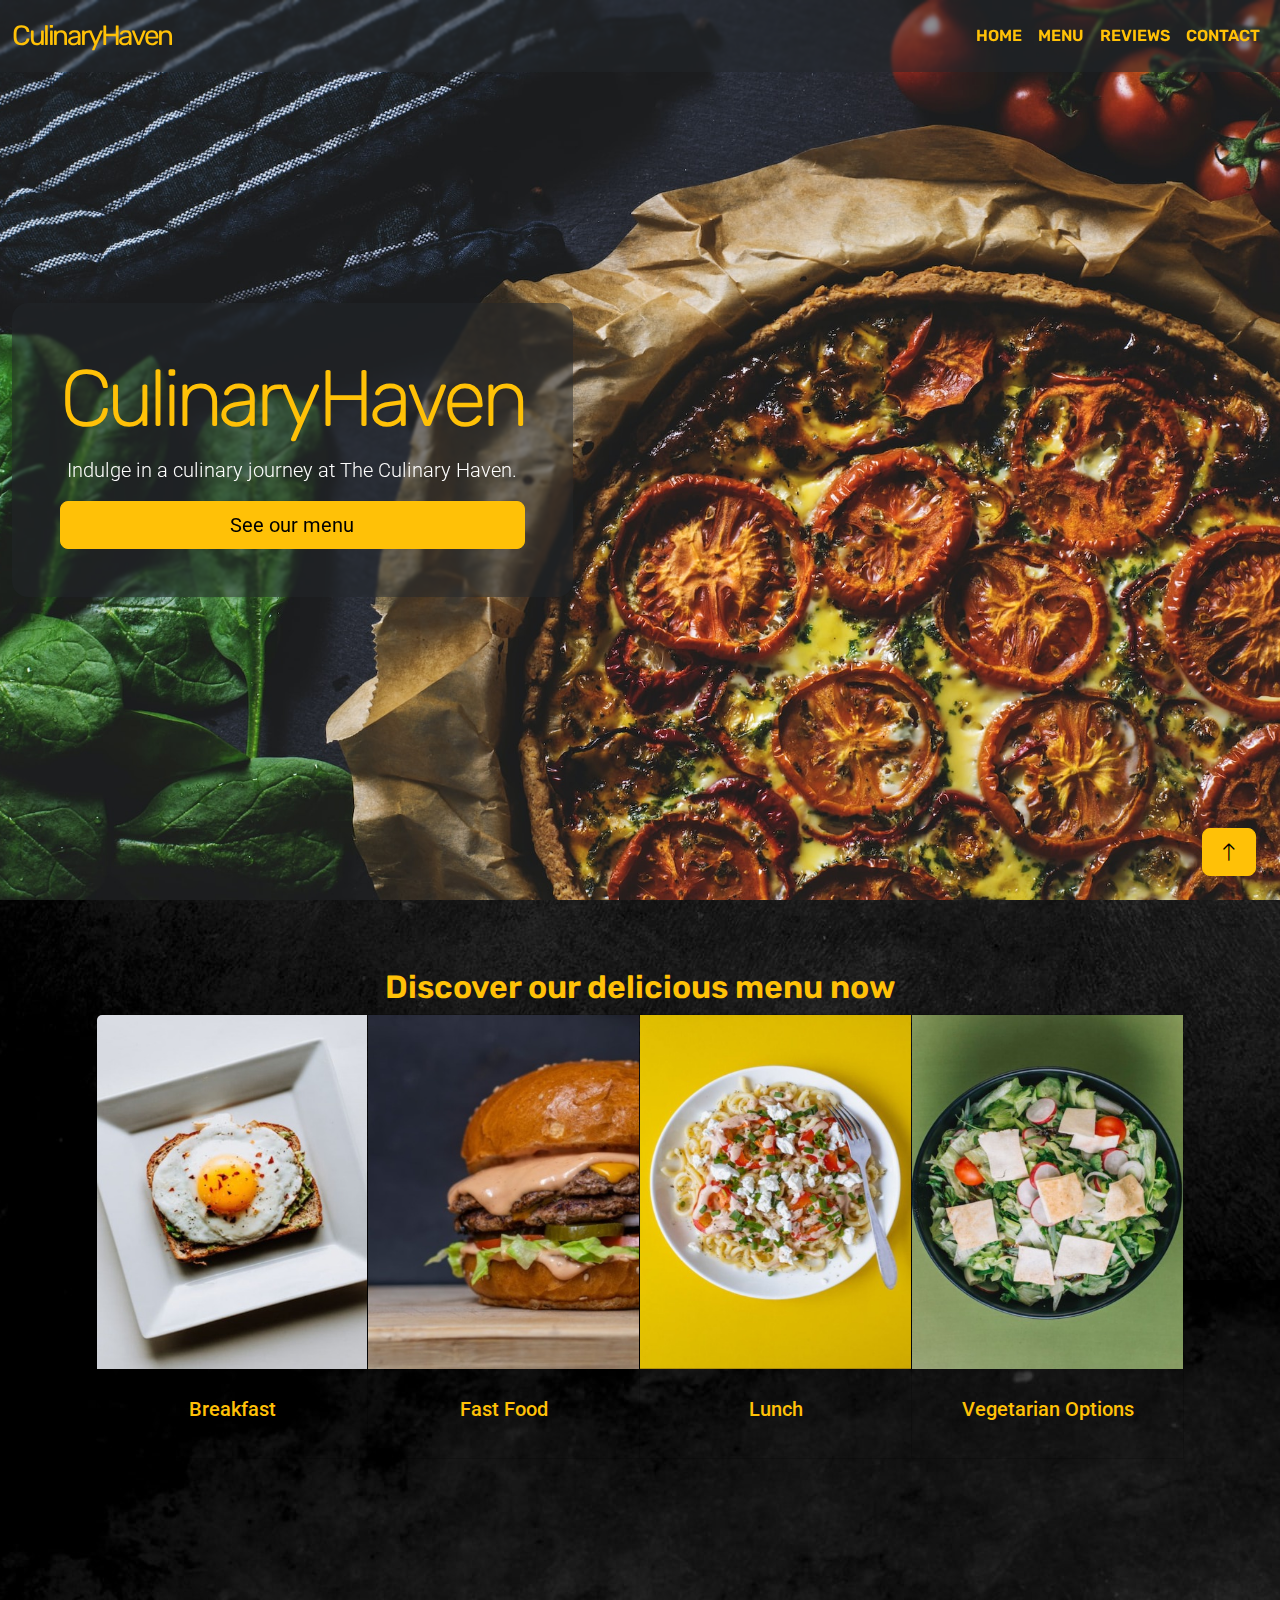
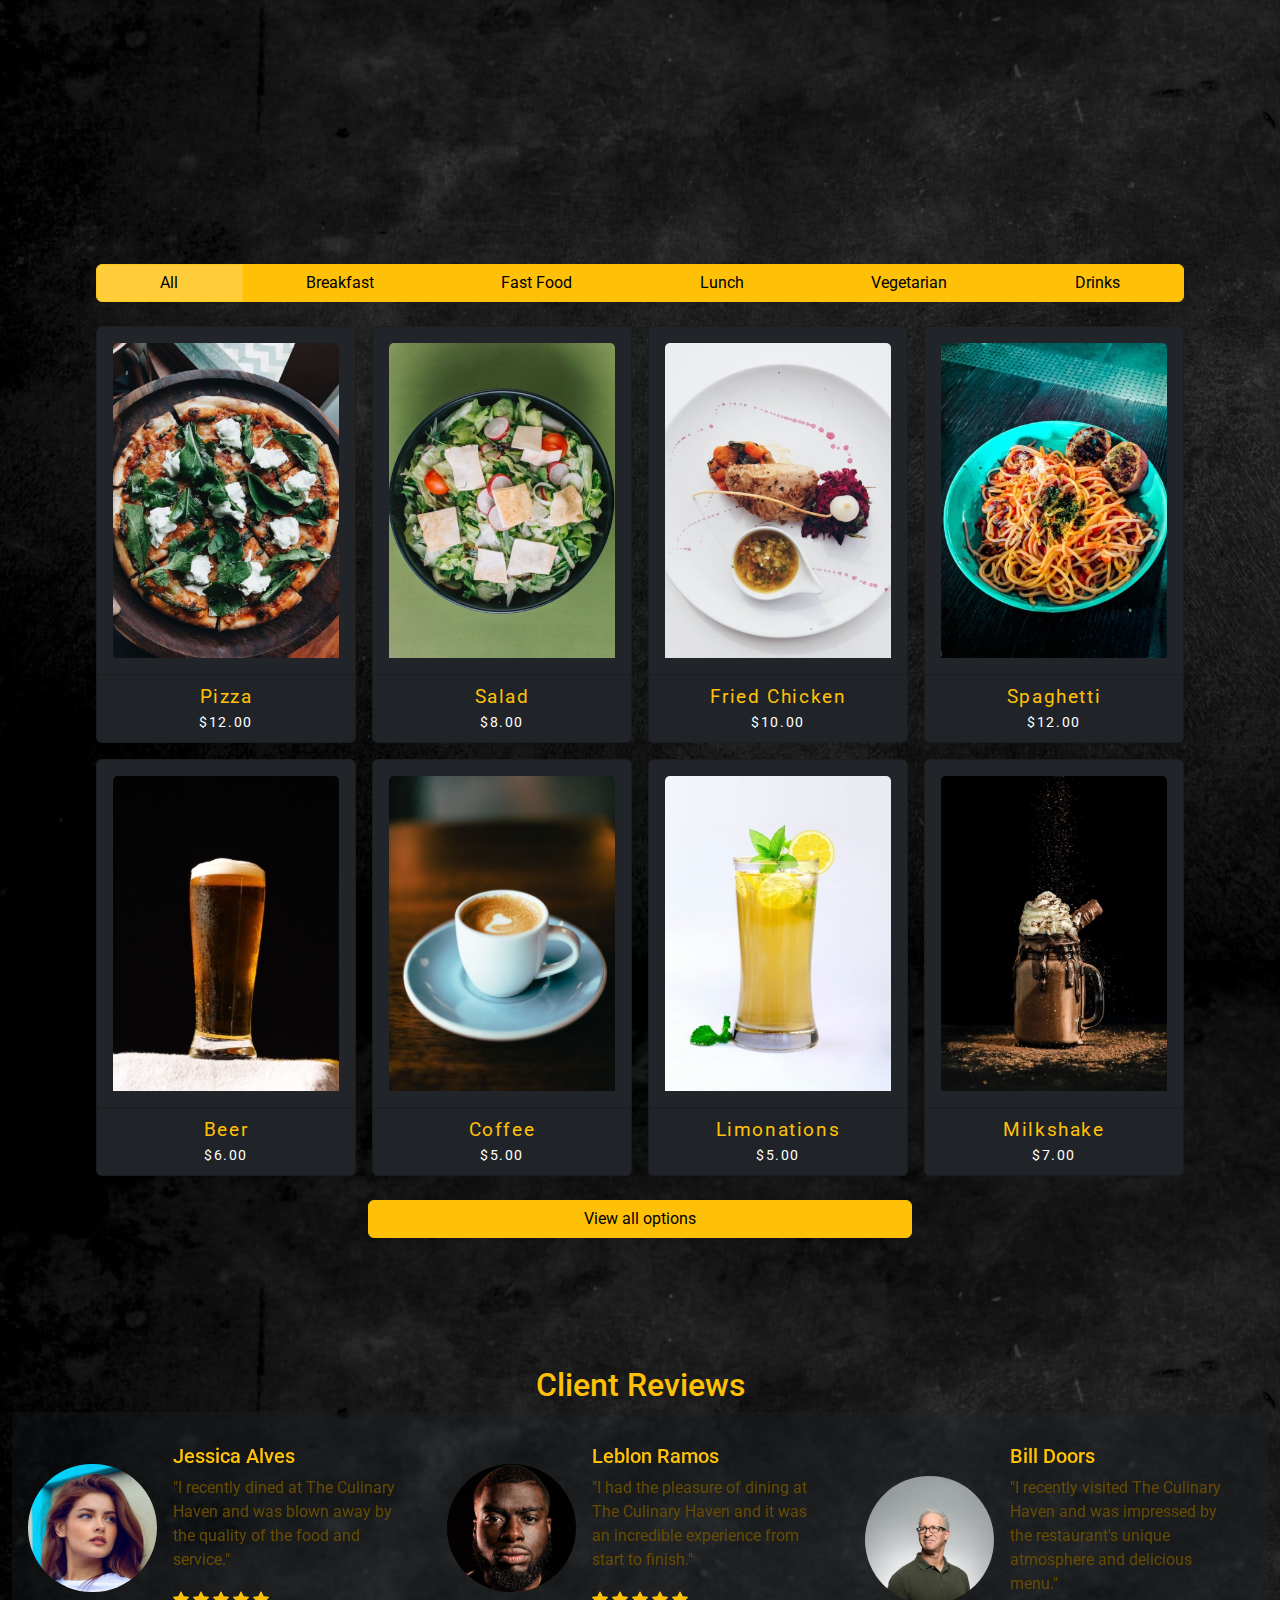
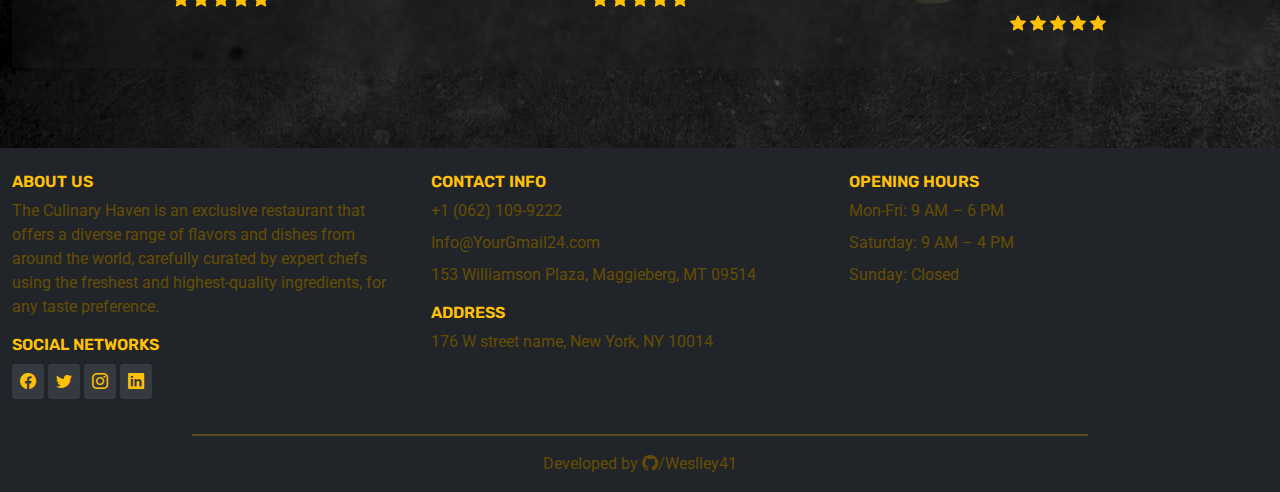
<file: index.html>
<!DOCTYPE html>
<html lang="en">
<head>
    <meta charset="UTF-8">
    <meta http-equiv="X-UA-Compatible" content="IE=edge">
    <meta name="viewport" content="width=device-width, initial-scale=1.0">
    <title>Culinary Haven</title>
    <link rel="stylesheet" href="https://cdn.jsdelivr.net/npm/bootstrap@5.3.0-alpha1/dist/css/bootstrap.min.css">
    <link rel="stylesheet" href="https://cdn.jsdelivr.net/npm/bootstrap-icons@1.10.3/font/bootstrap-icons.css">

    <link rel="stylesheet" href="css/style.css">
</head>

<body>

    <header>
        <nav class="navbar navbar-expand-md bg-transparent fixed-top bg-glass">
            <div class="container-fluid">
                <a class="navbar-brand text-warning navbar-title p-0" href="/culinary_haven/">CulinaryHaven</a>

                <button class="navbar-toggler" type="button" data-bs-toggle="collapse" data-bs-target="#navbar" aria-controls="navbar" aria-expanded="false" aria-label="Toggle navigation">
                    <span class="navbar-toggler-icon"></span>
                </button>

                <div class="collapse navbar-collapse flex-grow-0" id="navbar">
                    <ul class="navbar-nav me-auto mb-2 mb-lg-0">
                        <li class="nav-item">
                            <a class="nav-link text-warning text-bold" href="#">HOME</a>
                        </li>
                        <li class="nav-item">
                            <a class="nav-link text-warning text-bold" href="#menu">MENU</a>
                        </li>
                        <li class="nav-item">
                            <a class="nav-link text-warning text-bold" href="#client-reviews">REVIEWS</a>
                        </li>
                        <li class="nav-item">
                            <a class="nav-link text-warning text-bold" href="#contact">CONTACT</a>
                        </li>
                    </ul>
                </div>

            </div>
        </nav>
    </header>

    <main>
        <div class="container-fluid d-flex align-items-center vh-100" id="presentation">
            <div class="p-5 rounded-4 bg-glass">
                <h1 class="display-1 text-center text-white title">CulinaryHaven</h1>
                <p class="lead text-center text-white">Indulge in a culinary journey at The Culinary Haven.</p>

                <a href="#menu" class="btn btn-lg btn-warning d-block mx-auto">See our menu</a>
            </div>
        </div>

        <div class="container-fluid min-vh-100" id="menu">
            <h2 class="text-center text-warning text-bold pt-1">
                Discover our delicious menu now
            </h2>

            <div class="card-group d-flex flex-row flex-nowrap overflow-auto">
                <div class="card card-menu bg-transparent">
                    <img src="images/menu/breakfast.jpg" class="card-img-top" alt="breakfast image">
                    <div class="card-body d-flex justify-content-center align-items-center">
                        <h5 class="card-title text-warning">Breakfast</h5>
                        <p class="card-text d-none">
                            Traditional and contemporary breakfast options, from pancakes and waffles to omelets and breakfast sandwiches.
                        </p>
                    </div>
                </div>
                <div class="card card-menu bg-transparent">
                    <img src="images/menu/fastfood.jpg" class="card-img-top" alt="fast food image">
                    <div class="card-body d-flex justify-content-center align-items-center">
                        <h5 class="card-title text-warning">Fast Food</h5>
                        <p class="card-text d-none">
                            Quick and convenient options such as burgers, fries, and fried chicken.
                        </p>
                    </div>
                </div>
                <div class="card card-menu bg-transparent">
                    <img src="images/menu/lunch.jpg" class="card-img-top" alt="lunch image">
                    <div class="card-body d-flex justify-content-center align-items-center">
                        <h5 class="card-title text-warning">Lunch</h5>
                        <p class="card-text d-none">
                            A variety of sandwiches, salads, and entrees to satisfy your midday cravings.
                        </p>
                    </div>
                </div>
                <div class="card card-menu bg-transparent">
                    <img src="images/menu/vegetarian.jpg" class="card-img-top" alt="vegetarian food image">
                    <div class="card-body d-flex justify-content-center align-items-center">
                        <h5 class="card-title text-warning">Vegetarian Options</h5>
                        <p class="card-text d-none">
                            A selection of meat-free options including tofu, seitan, and a variety of vegetables prepared in creative ways.
                        </p>
                    </div>
                </div>
                <div class="card card-menu bg-transparent">
                    <img src="images/menu/drinks.jpg" class="card-img-top" alt="drinks image">
                    <div class="card-body d-flex justify-content-center align-items-center">
                        <h5 class="card-title text-warning">Drinks</h5>
                        <p class="card-text d-none">
                            A wide range of beverages to choose from, including soft drinks, coffee, tea, juice, smoothies, and alcoholic drinks.
                        </p>
                    </div>
                </div>
            </div>
        </div>

        <div class="container-fluid d-flex flex-column" id="menu-expand">
            <div class="btn-group mb-4">
                <a class="btn btn-warning active">All</a>
                <a class="btn btn-warning">Breakfast</a>
                <a class="btn btn-warning">Fast Food</a>
                <a class="btn btn-warning">Lunch</a>
                <a class="btn btn-warning">Vegetarian</a>
                <a class="btn btn-warning">Drinks</a>
            </div>

            <div class="row row-cols-2 row-cols-md-3 row-cols-lg-4 g-3 justify-content-center">
                <div class="col">
                    <div class="card text-bg-dark">
                        <div class="card-body">
                            <img src="images/menu/pizza.jpg" class="card-img-top" alt="breakfast image">
                        </div>
                        <div class="card-footer">
                            <div class="item-name">Pizza</div>
                            <div class="item-price">$12.00</div>
                        </div>
                    </div>
                </div>

                <div class="col">
                    <div class="card text-bg-dark">
                        <div class="card-body">
                            <img src="images/menu/vegetarian.jpg" class="card-img-top" alt="breakfast image">
                        </div>
                        <div class="card-footer">
                            <div class="item-name">Salad</div>
                            <div class="item-price">$8.00</div>
                        </div>
                    </div>
                </div>

                <div class="col">
                    <div class="card text-bg-dark">
                        <div class="card-body">
                            <img src="images/menu/fried_chicken.jpg" class="card-img-top" alt="breakfast image">
                        </div>
                        <div class="card-footer">
                            <div class="item-name">Fried Chicken</div>
                            <div class="item-price">$10.00</div>
                        </div>
                    </div>
                </div>

                <div class="col">
                    <div class="card text-bg-dark">
                        <div class="card-body">
                            <img src="images/menu/spaghetti.jpg" class="card-img-top" alt="breakfast image">
                        </div>
                        <div class="card-footer">
                            <div class="item-name">Spaghetti</div>
                            <div class="item-price">$12.00</div>
                        </div>
                    </div>
                </div>

                <div class="col">
                    <div class="card text-bg-dark">
                        <div class="card-body">
                            <img src="images/menu/beer.jpg" class="card-img-top" alt="breakfast image">
                        </div>
                        <div class="card-footer">
                            <div class="item-name">Beer</div>
                            <div class="item-price">$6.00</div>
                        </div>
                    </div>
                </div>

                <div class="col">
                    <div class="card text-bg-dark">
                        <div class="card-body">
                            <img src="images/menu/coffee.jpg" class="card-img-top" alt="breakfast image">
                        </div>
                        <div class="card-footer">
                            <div class="item-name">Coffee</div>
                            <div class="item-price">$5.00</div>
                        </div>
                    </div>
                </div>

                <div class="col">
                    <div class="card text-bg-dark">
                        <div class="card-body">
                            <img src="images/menu/limonade.jpg" class="card-img-top" alt="breakfast image">
                        </div>
                        <div class="card-footer">
                            <div class="item-name">Limonations</div>
                            <div class="item-price">$5.00</div>
                        </div>
                    </div>
                </div>

                <div class="col">
                    <div class="card text-bg-dark">
                        <div class="card-body">
                            <img src="images/menu/milkshake.jpg" class="card-img-top" alt="breakfast image">
                        </div>
                        <div class="card-footer">
                            <div class="item-name">Milkshake</div>
                            <div class="item-price">$7.00</div>
                        </div>
                    </div>
                </div>
            </div>

            <a href="menu.html" class="btn btn-warning mt-4 w-50 mx-auto">View all options</a>
        </div>

        <div class="container-fluid py-6" id="client-reviews">
            <h2 class="text-warning text-center">
                Client Reviews
            </h2>

            <div class="card-group d-flex flex-row flex-nowrap overflow-auto">
                <div class="card bg-glass mb-3 border-0">
                    <div class="row g-0 p-3">
                        <div class="col-md-4 d-flex flex-column justify-content-center">
                            <img src="images/clients/client1.jpg" class="img-fluid rounded-circle" alt="...">
                        </div>
                        <div class="col-md-8">
                            <div class="card-body">
                                <h5 class="card-title text-warning">Jessica Alves</h5>
                                <p class="card-text text-warning-emphasis">
                                    "I recently dined at The Culinary Haven and was blown away by the quality of the food and service."
                                </p>
                                <p class="card-text text-warning">
                                    <i class="bi bi-star-fill"></i>
                                    <i class="bi bi-star-fill"></i>
                                    <i class="bi bi-star-fill"></i>
                                    <i class="bi bi-star-fill"></i>
                                    <i class="bi bi-star-fill"></i>
                                </p>
                            </div>
                        </div>
                    </div>
                </div>
                <div class="card bg-glass mb-3 border-0">
                    <div class="row g-0 p-3">
                        <div class="col-md-4 d-flex flex-column justify-content-center">
                            <img src="images/clients/client2.jpg" class="img-fluid rounded-circle" alt="...">
                        </div>
                        <div class="col-md-8">
                            <div class="card-body">
                                <h5 class="card-title text-warning">Leblon Ramos</h5>
                                <p class="card-text text-warning-emphasis">
                                    "I had the pleasure of dining at The Culinary Haven and it was an incredible experience from start to finish."
                                </p>
                                <p class="card-text text-warning">
                                    <i class="bi bi-star-fill"></i>
                                    <i class="bi bi-star-fill"></i>
                                    <i class="bi bi-star-fill"></i>
                                    <i class="bi bi-star-fill"></i>
                                    <i class="bi bi-star-fill"></i>
                                </p>
                            </div>
                        </div>
                    </div>
                </div>
                <div class="card bg-glass mb-3 border-0">
                    <div class="row g-0 p-3">
                        <div class="col-md-4 d-flex flex-column justify-content-center">
                            <img src="images/clients/client3.jpg" class="img-fluid rounded-circle" alt="...">
                        </div>
                        <div class="col-md-8">
                            <div class="card-body">
                                <h5 class="card-title text-warning">Bill Doors</h5>
                                <p class="card-text text-warning-emphasis">
                                    "I recently visited The Culinary Haven and was impressed by the restaurant's unique atmosphere and delicious menu."
                                </p>
                                <p class="card-text text-warning">
                                    <i class="bi bi-star-fill"></i>
                                    <i class="bi bi-star-fill"></i>
                                    <i class="bi bi-star-fill"></i>
                                    <i class="bi bi-star-fill"></i>
                                    <i class="bi bi-star-fill"></i>
                                </p>
                            </div>
                        </div>
                    </div>
                </div>
            </div>
        </div>
    </main>

    <footer>
        <div class="container-fluid row row-cols-1 row-cols-md-3 text-warning py-4" id="contact">
            <div class="col-12 col-md-4">
                <h6 class="text-bold">ABOUT US</h6>
                <p class="text-warning-emphasis">
                    The Culinary Haven is an exclusive restaurant that offers a diverse range of flavors 
                    and dishes from around the world, carefully curated by expert chefs using the freshest 
                    and highest-quality ingredients, for any taste preference.
                </p>

                <h6 class="text-bold">SOCIAL NETWORKS</h6>
                <div class="social-list my-3">
                    <a href="#contact"><i class="bi bi-facebook"></i></a>
                    <a href="#contact"><i class="bi bi-twitter"></i></a>
                    <a href="#contact"><i class="bi bi-instagram"></i></a>
                    <a href="#contact"><i class="bi bi-linkedin"></i></a>
                </div>
            </div>

            <div class="col-12 col-md-4">
                <h6 class="text-bold">CONTACT INFO</h6>
                <ul class="text-warning-emphasis">
                    <li>+1 (062) 109-9222</li>
                    <li>Info@YourGmail24.com</li>
                    <li>153 Williamson Plaza, Maggieberg, MT 09514</li>
                </ul>

                <h6 class="text-bold">ADDRESS</h6>
                <p class="text-warning-emphasis">
                    176 W street name, New York, NY 10014
                </p>
            </div>

            <div class="col-12 col-md-4">
                <h6 class="text-bold">OPENING HOURS</h6>
                <ul class="text-warning-emphasis">
                    <li>Mon-Fri: 9 AM – 6 PM</li>
                    <li>Saturday: 9 AM – 4 PM</li>
                    <li>Sunday: Closed</li>
                </ul>
            </div>
        </div>

        <hr>

        <a href="https://github.com/Weslley41" target="_blank" class="nav-link py-3 text-center text-warning-emphasis">
            Developed by <i class="bi bi-github"></i>/Weslley41
        </a>
    </footer>

    <a href="#" class="btn btn-warning btn-lg btn-go-top">
        <i class="bi bi-arrow-up"></i>
    </a>

    <script src="https://cdn.jsdelivr.net/npm/bootstrap@5.3.0-alpha1/dist/js/bootstrap.bundle.min.js"></script>
</body>
</html>
</file>
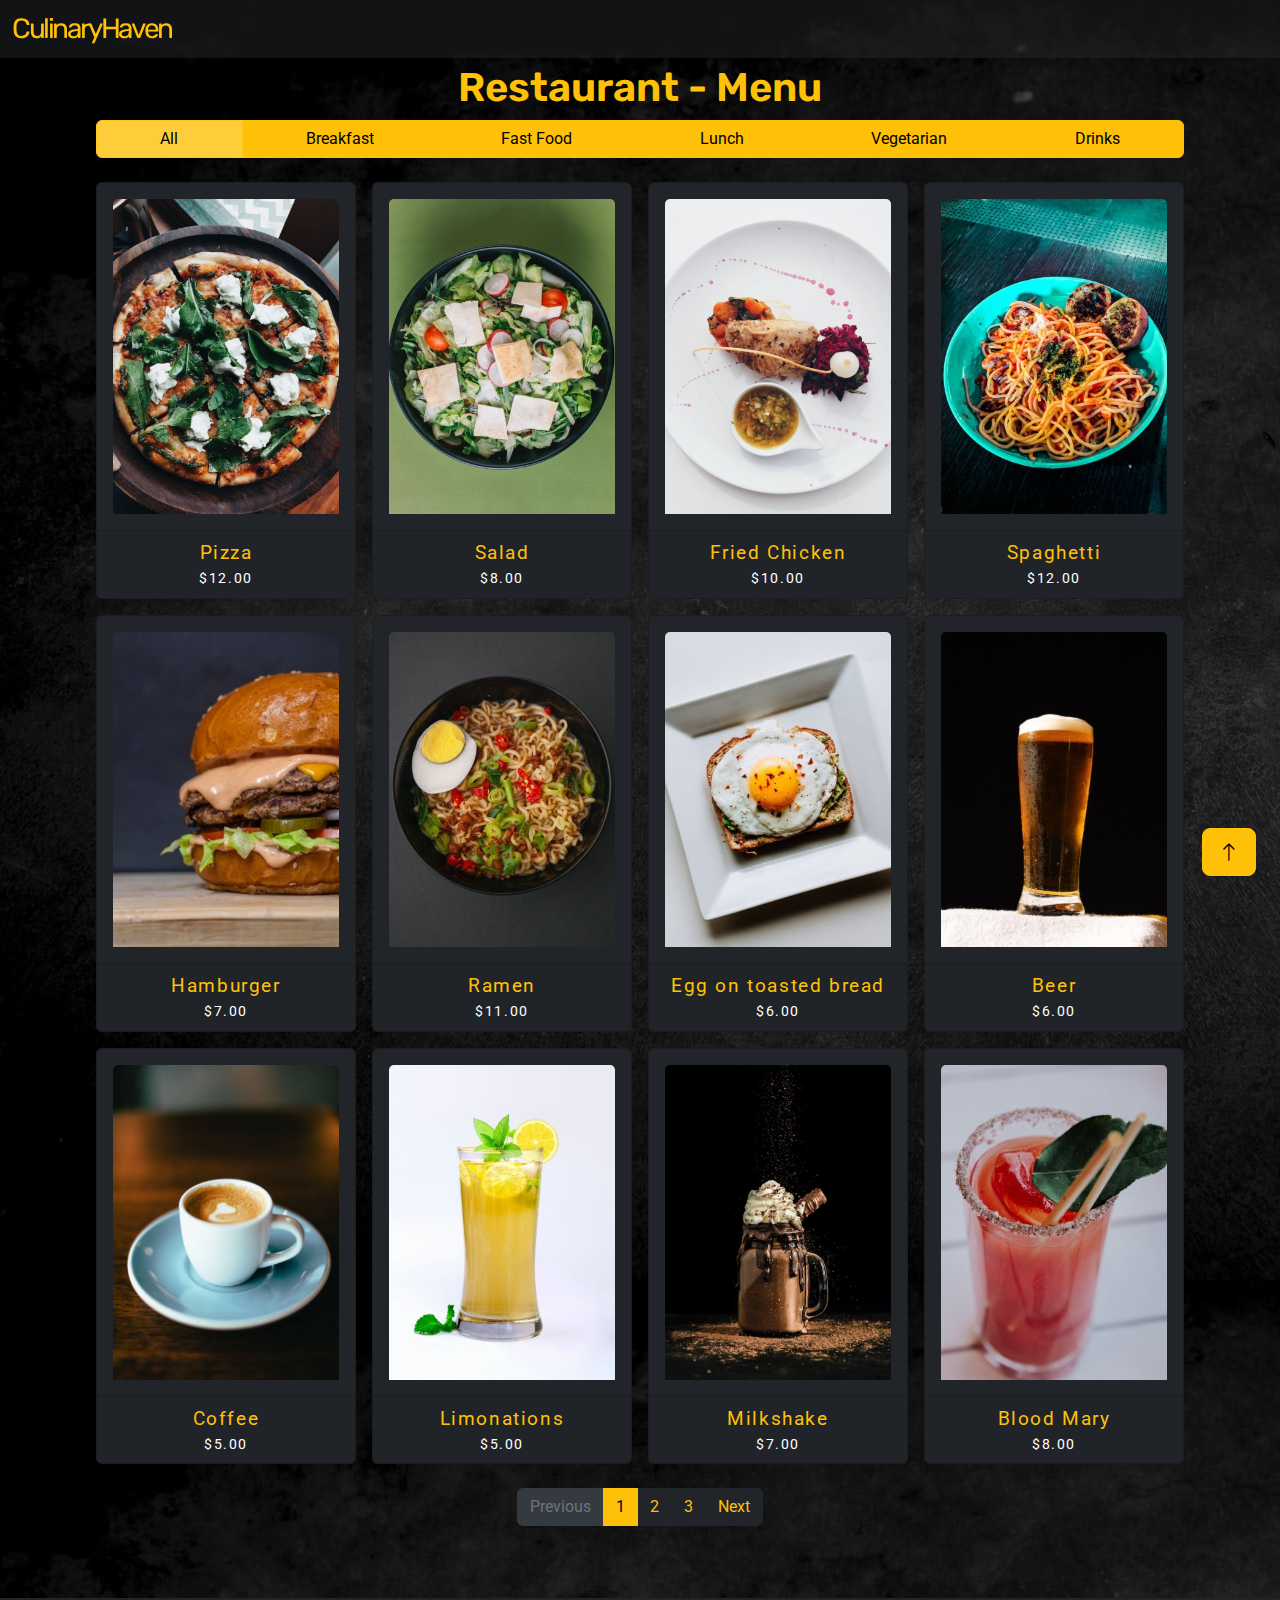
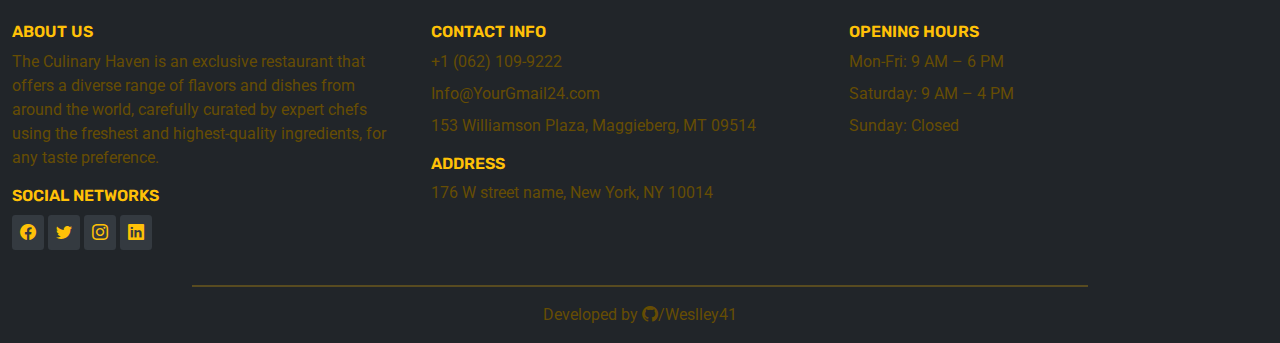
<file: menu.html>
<!DOCTYPE html>
<html lang="en">

<head>
    <meta charset="UTF-8">
    <meta http-equiv="X-UA-Compatible" content="IE=edge">
    <meta name="viewport" content="width=device-width, initial-scale=1.0">
    <title>Culinary Haven</title>
    <link rel="stylesheet" href="https://cdn.jsdelivr.net/npm/bootstrap@5.3.0-alpha1/dist/css/bootstrap.min.css">
    <link rel="stylesheet" href="https://cdn.jsdelivr.net/npm/bootstrap-icons@1.10.3/font/bootstrap-icons.css">

    <link rel="stylesheet" href="css/style.css">
</head>

<body>
    <header>
        <nav class="navbar navbar-expand-md bg-transparent fixed-top bg-glass">
            <div class="container-fluid">
                <a class="navbar-brand text-warning navbar-title p-0" href="/culinary_haven/">CulinaryHaven</a>
            </div>
        </nav>
    </header>

    <main>
        <div class="container-fluid d-flex flex-column" id="menu-expand">
            <h1 class="text-warning text-bold text-center">Restaurant - Menu</h1>

            <div class="btn-group mb-4">
                <a class="btn btn-warning active">All</a>
                <a class="btn btn-warning">Breakfast</a>
                <a class="btn btn-warning">Fast Food</a>
                <a class="btn btn-warning">Lunch</a>
                <a class="btn btn-warning">Vegetarian</a>
                <a class="btn btn-warning">Drinks</a>
            </div>

            <div class="row row-cols-2 row-cols-md-3 row-cols-lg-4 g-3 justify-content-center">
                <div class="col">
                    <div class="card text-bg-dark">
                        <div class="card-body">
                            <img src="images/menu/pizza.jpg" class="card-img-top" alt="breakfast image">
                        </div>
                        <div class="card-footer">
                            <div class="item-name">Pizza</div>
                            <div class="item-price">$12.00</div>
                        </div>
                    </div>
                </div>
        
                <div class="col">
                    <div class="card text-bg-dark">
                        <div class="card-body">
                            <img src="images/menu/vegetarian.jpg" class="card-img-top" alt="breakfast image">
                        </div>
                        <div class="card-footer">
                            <div class="item-name">Salad</div>
                            <div class="item-price">$8.00</div>
                        </div>
                    </div>
                </div>
        
                <div class="col">
                    <div class="card text-bg-dark">
                        <div class="card-body">
                            <img src="images/menu/fried_chicken.jpg" class="card-img-top" alt="breakfast image">
                        </div>
                        <div class="card-footer">
                            <div class="item-name">Fried Chicken</div>
                            <div class="item-price">$10.00</div>
                        </div>
                    </div>
                </div>
        
                <div class="col">
                    <div class="card text-bg-dark">
                        <div class="card-body">
                            <img src="images/menu/spaghetti.jpg" class="card-img-top" alt="breakfast image">
                        </div>
                        <div class="card-footer">
                            <div class="item-name">Spaghetti</div>
                            <div class="item-price">$12.00</div>
                        </div>
                    </div>
                </div>
        
                <div class="col">
                    <div class="card text-bg-dark">
                        <div class="card-body">
                            <img src="images/menu/fastfood.jpg" class="card-img-top" alt="breakfast image">
                        </div>
                        <div class="card-footer">
                            <div class="item-name">Hamburger</div>
                            <div class="item-price">$7.00</div>
                        </div>
                    </div>
                </div>
        
                <div class="col">
                    <div class="card text-bg-dark">
                        <div class="card-body">
                            <img src="images/menu/ramen.jpg" class="card-img-top" alt="breakfast image">
                        </div>
                        <div class="card-footer">
                            <div class="item-name">Ramen</div>
                            <div class="item-price">$11.00</div>
                        </div>
                    </div>
                </div>
        
                <div class="col">
                    <div class="card text-bg-dark">
                        <div class="card-body">
                            <img src="images/menu/breakfast.jpg" class="card-img-top" alt="breakfast image">
                        </div>
                        <div class="card-footer">
                            <div class="item-name">Egg on toasted bread</div>
                            <div class="item-price">$6.00</div>
                        </div>
                    </div>
                </div>
        
                <div class="col">
                    <div class="card text-bg-dark">
                        <div class="card-body">
                            <img src="images/menu/beer.jpg" class="card-img-top" alt="breakfast image">
                        </div>
                        <div class="card-footer">
                            <div class="item-name">Beer</div>
                            <div class="item-price">$6.00</div>
                        </div>
                    </div>
                </div>

                <div class="col">
                    <div class="card text-bg-dark">
                        <div class="card-body">
                            <img src="images/menu/coffee.jpg" class="card-img-top" alt="breakfast image">
                        </div>
                        <div class="card-footer">
                            <div class="item-name">Coffee</div>
                            <div class="item-price">$5.00</div>
                        </div>
                    </div>
                </div>
                
                <div class="col">
                    <div class="card text-bg-dark">
                        <div class="card-body">
                            <img src="images/menu/limonade.jpg" class="card-img-top" alt="breakfast image">
                        </div>
                        <div class="card-footer">
                            <div class="item-name">Limonations</div>
                            <div class="item-price">$5.00</div>
                        </div>
                    </div>
                </div>
                
                <div class="col">
                    <div class="card text-bg-dark">
                        <div class="card-body">
                            <img src="images/menu/milkshake.jpg" class="card-img-top" alt="breakfast image">
                        </div>
                        <div class="card-footer">
                            <div class="item-name">Milkshake</div>
                            <div class="item-price">$7.00</div>
                        </div>
                    </div>
                </div>
                
                <div class="col">
                    <div class="card text-bg-dark">
                        <div class="card-body">
                            <img src="images/menu/blood_mary.jpg" class="card-img-top" alt="breakfast image">
                        </div>
                        <div class="card-footer">
                            <div class="item-name">Blood Mary</div>
                            <div class="item-price">$8.00</div>
                        </div>
                    </div>
                </div>
            </div>

            <nav aria-label="Page navigation">
                <ul class="pagination justify-content-center mb-0 pt-3">
                    <li class="page-item disabled"><a class="page-link" href="#">Previous</a></li>
                    <li class="page-item active"><a class="page-link" href="#">1</a></li>
                    <li class="page-item"><a class="page-link" href="#">2</a></li>
                    <li class="page-item"><a class="page-link" href="#">3</a></li>
                    <li class="page-item"><a class="page-link" href="#">Next</a></li>
                </ul>
            </nav>
        </div>
    </main>

    <footer>
        <div class="container-fluid row row-cols-1 row-cols-md-3 text-warning py-4" id="contact">
            <div class="col-12 col-md-4">
                <h6 class="text-bold">ABOUT US</h6>
                <p class="text-warning-emphasis">
                    The Culinary Haven is an exclusive restaurant that offers a diverse range of flavors
                    and dishes from around the world, carefully curated by expert chefs using the freshest
                    and highest-quality ingredients, for any taste preference.
                </p>
    
                <h6 class="text-bold">SOCIAL NETWORKS</h6>
                <div class="social-list my-3">
                    <a href="#contact"><i class="bi bi-facebook"></i></a>
                    <a href="#contact"><i class="bi bi-twitter"></i></a>
                    <a href="#contact"><i class="bi bi-instagram"></i></a>
                    <a href="#contact"><i class="bi bi-linkedin"></i></a>
                </div>
            </div>
    
            <div class="col-12 col-md-4">
                <h6 class="text-bold">CONTACT INFO</h6>
                <ul class="text-warning-emphasis">
                    <li>+1 (062) 109-9222</li>
                    <li>Info@YourGmail24.com</li>
                    <li>153 Williamson Plaza, Maggieberg, MT 09514</li>
                </ul>
    
                <h6 class="text-bold">ADDRESS</h6>
                <p class="text-warning-emphasis">
                    176 W street name, New York, NY 10014
                </p>
            </div>
    
            <div class="col-12 col-md-4">
                <h6 class="text-bold">OPENING HOURS</h6>
                <ul class="text-warning-emphasis">
                    <li>Mon-Fri: 9 AM – 6 PM</li>
                    <li>Saturday: 9 AM – 4 PM</li>
                    <li>Sunday: Closed</li>
                </ul>
            </div>
        </div>
    
        <hr>
    
        <a href="https://github.com/Weslley41" target="_blank" class="nav-link py-3 text-center text-warning-emphasis">
            Developed by <i class="bi bi-github"></i>/Weslley41
        </a>
    </footer>

    <a href="#" class="btn btn-warning btn-lg btn-go-top">
        <i class="bi bi-arrow-up"></i>
    </a>
</body>

</html>
</file>
<file: css/style.css>
@import url('https://fonts.googleapis.com/css2?family=Rubik&display=swap');
@import url('https://fonts.googleapis.com/css2?family=Roboto&display=swap');

@import url('header.css');
@import url('scrollbar.css');
@import url('presentation.css');
@import url('menu.css');
@import url('reviews.css');
@import url('footer.css');
@import url('pagination.css');

html {
    background-color: var(--bs-dark);
}

body {
    background-image: url("../images/background.jpg")!important;
    font-family: 'Roboto', sans-serif;
    scroll-behavior: smooth;
}

.btn-go-top {
    position: fixed;
    bottom: 1.5rem;
    right: 1.5rem;
}

.text-bold {
    font-family: 'Rubik', sans-serif;
    font-weight: 600;
}

.bg-glass {
    background-color: rgba(var(--bs-dark-rgb), 0.5)!important;
    box-shadow: 0 4px 30px rgb(0 0 0 navbar-brand text-warning title/ 10%);
    backdrop-filter: blur(1.75px);
    -webkit-backdrop-filter: blur(1.75px);
}

.py-6 {
    padding-top: 4rem!important;
    padding-bottom: 4rem!important;
}
</file>
